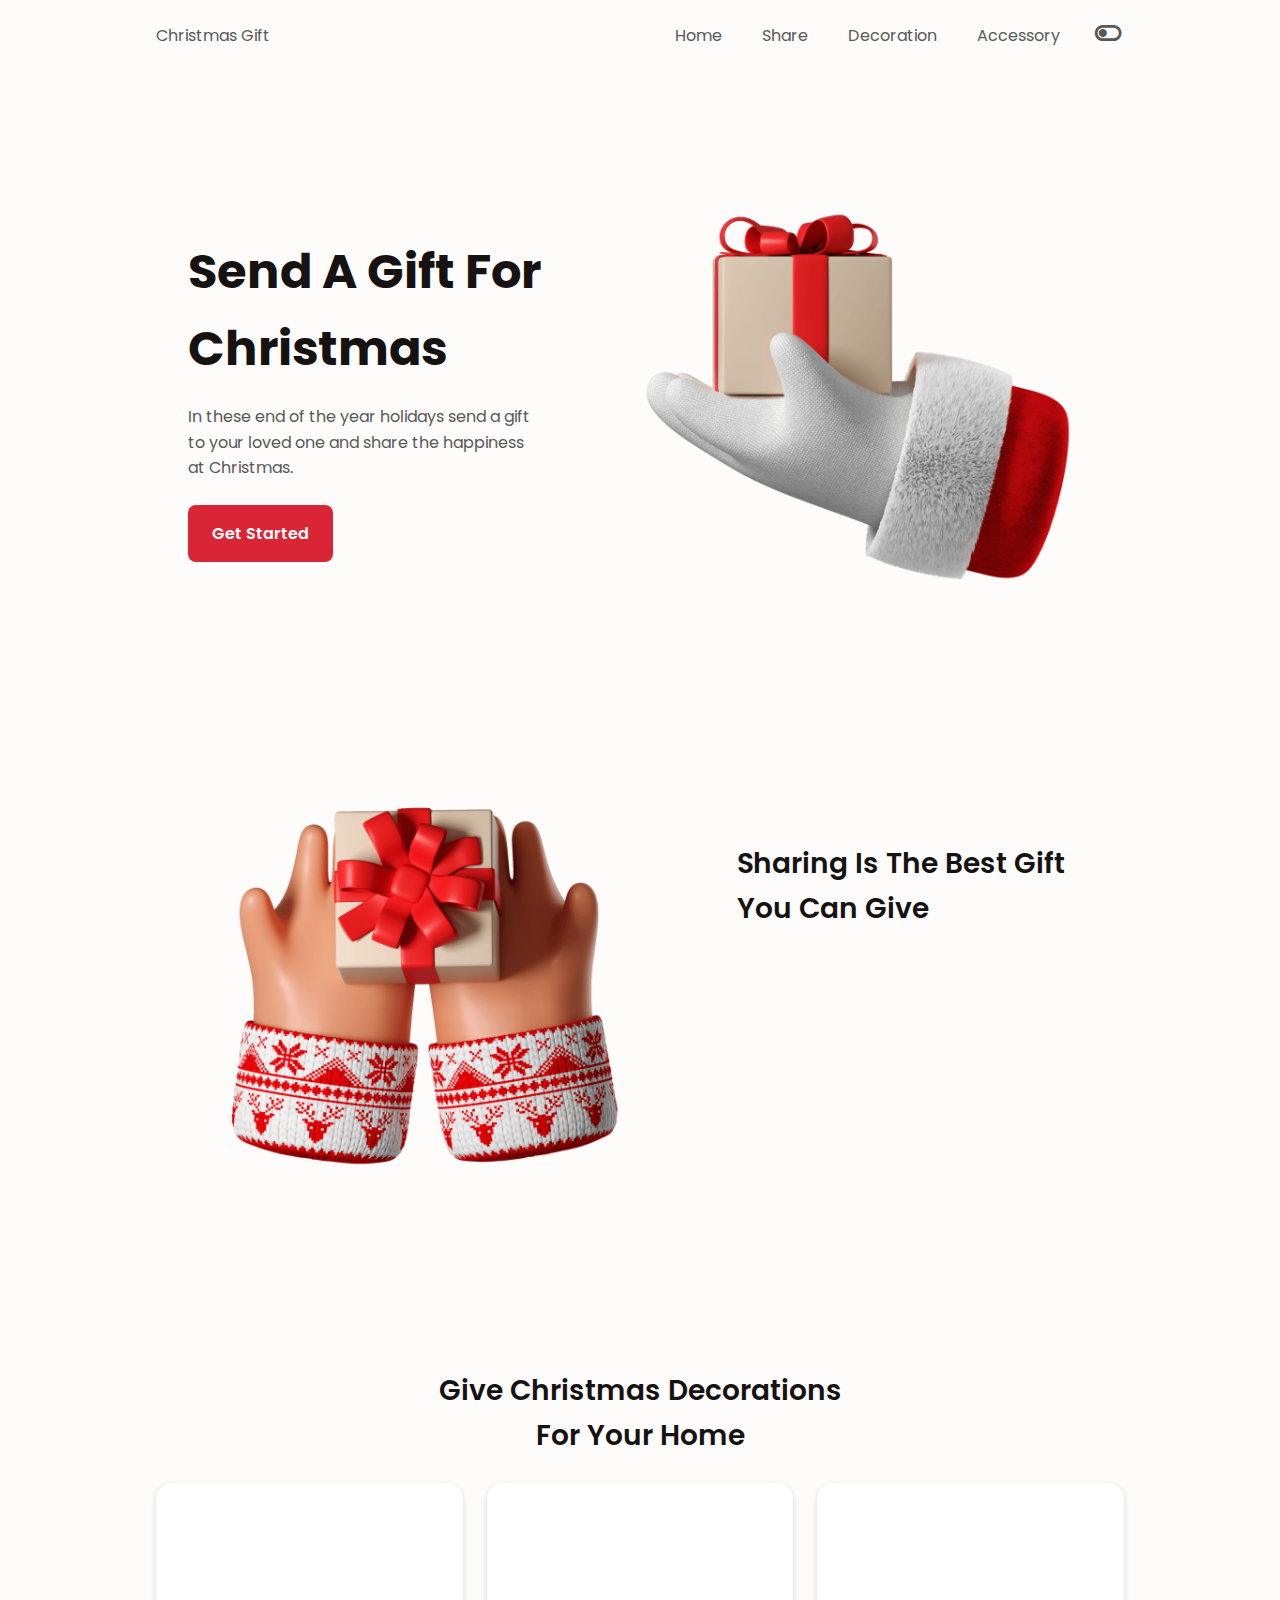
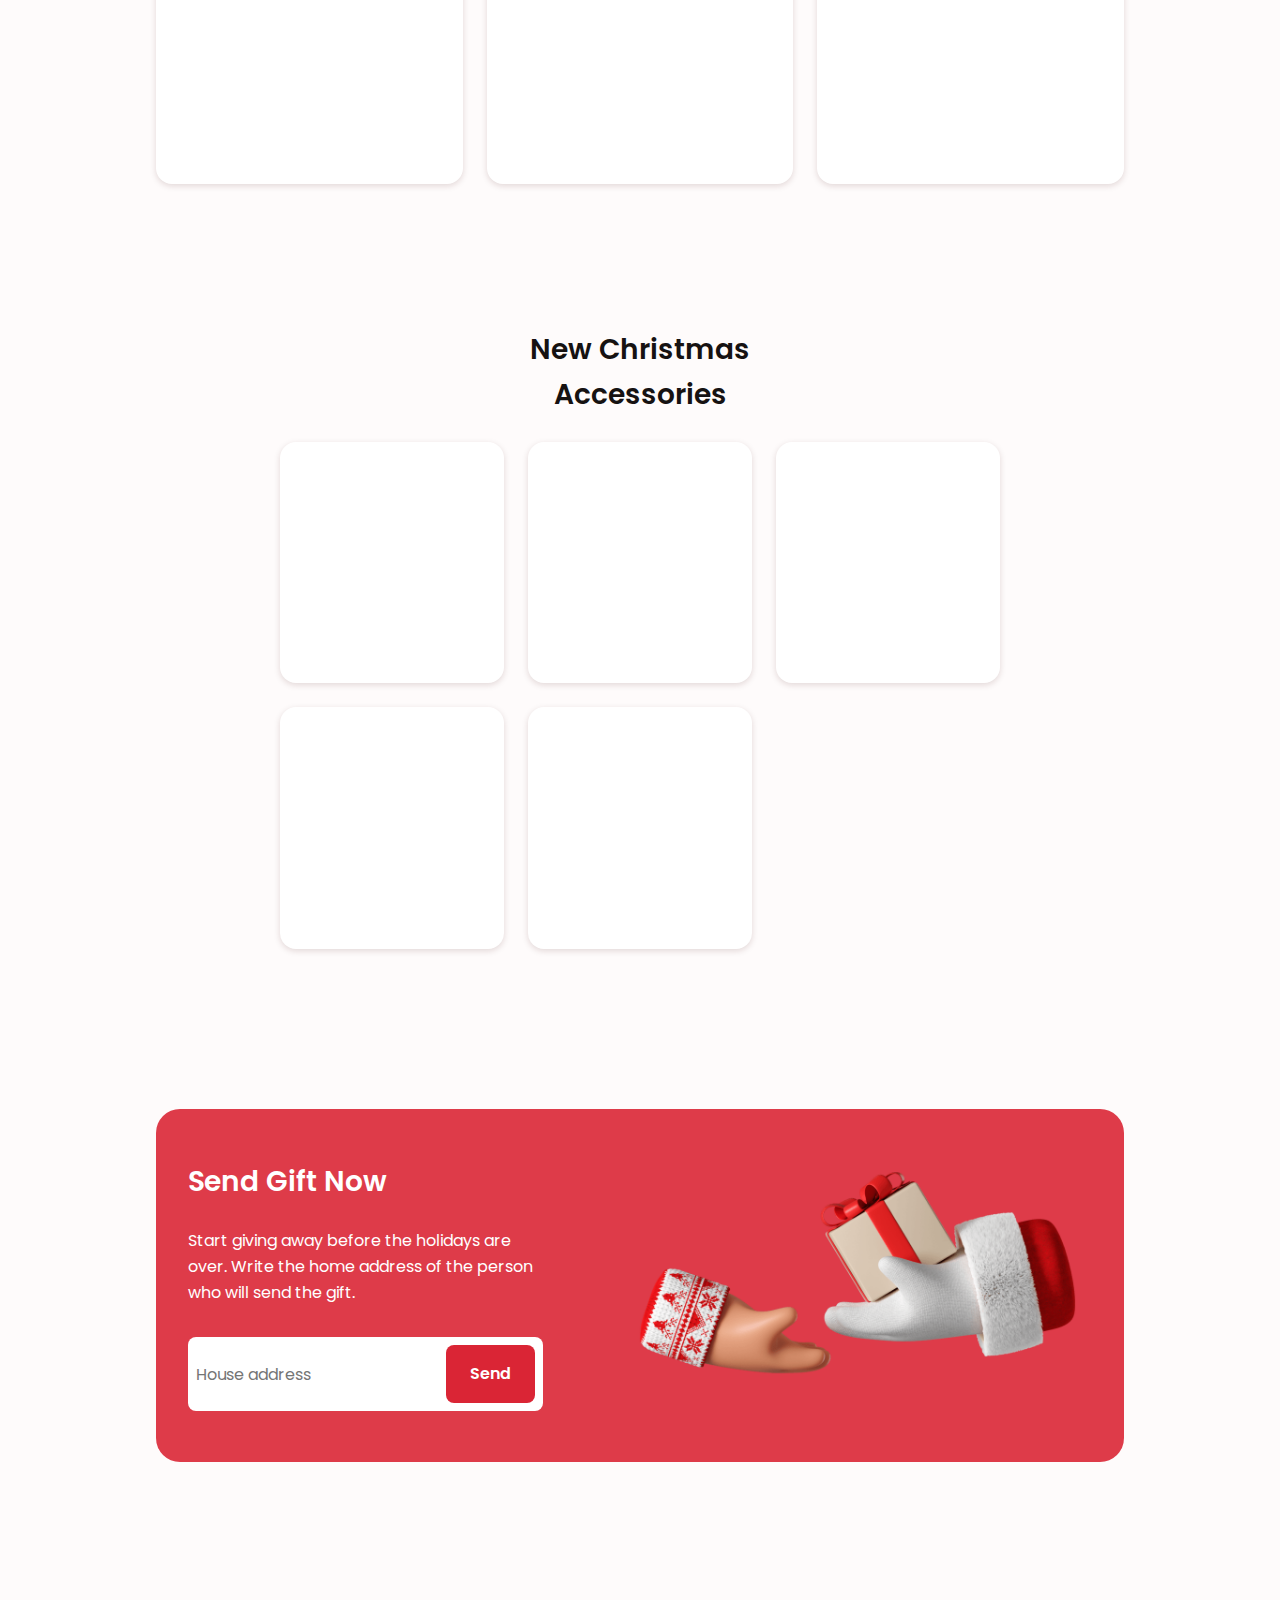
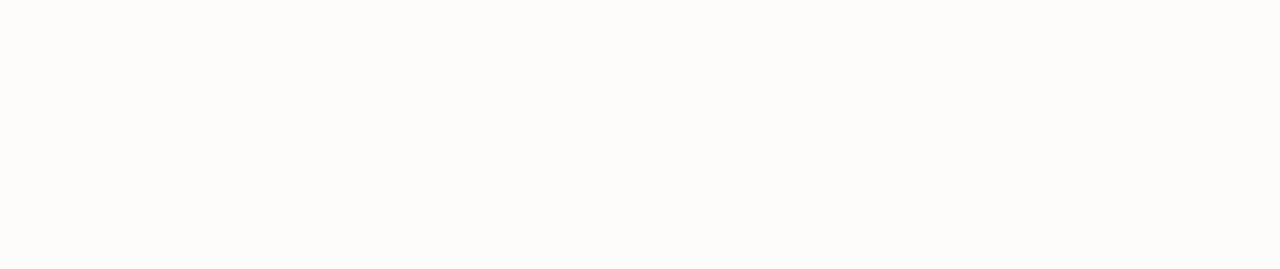
<file: landing-page-christmas/index.html>
<!DOCTYPE html>
<html lang="en">
<head>
    <meta charset="UTF-8">
    <meta name="viewport" content="width=device-width, initial-scale=1.0">
    <!--===== CSS =====-->
    <link rel="stylesheet" href="./assets/css/style.css">
    <!---==== FONT LINK =======-->
    <link href="https://fonts.googleapis.com/css2?family=Poppins:wght@400;600;700&display=swap" rel="stylesheet"> 
    <!---========== BOX ICON LINK =============-->
    <link href='https://unpkg.com/boxicons@2.1.4/css/boxicons.min.css' rel='stylesheet'>
    <!--=========== JAVASCRIPT ========-->
    <script src="./assets/javascript/script.js" defer></script>
    <script src="./assets/javascript/scrollreveal.js" defer></script>
    <title>Christmas Landing Page</title>

</head>
<body>
    <!--================ SCROLL TOP =====================-->
    <a href="#" class="scrolltop" id="scroll-top">
        <i class="bx bx-up-arrow-alt scrolltop__icon"></i>
    </a>
    <!--=================== HEADER =====================-->
    <header class="l-header" id="header">
        <!----------- NAV -------------------->
        <nav class="nav bd-container">
            <a href="#" class="nav__logo">Christmas Gift</a>
            <!---------- nav menu ------------->
            <div class="nav__menu" id="nav-menu">
                <ul class="nav__list">
                    <li class="nav__item">
                        <a href="#home" class="nav__link">Home</a>
                    </li>
                    <li class="nav__item">
                        <a href="#share" class="nav__link">Share</a>
                    </li>
                    <li class="nav__item">
                        <a href="#decoration" class="nav__link">Decoration</a>
                    </li>
                    <li class="nav__item">
                        <a href="#accessory" class="nav__link">Accessory</a>
                    </li>
                    <li>
                        <i class="bx bx-toggle-left change-theme" id="theme-button"></i>
                    </li>
                </ul>
            </div>
            <!-- nav toggle-->
            <div class="nav__toggle" id="nav-toggle">
                <i class="bx bx-grid-alt"></i>
            </div>
        </nav>
    </header>
    <!---============= MAIN ===========================-->
    <main class="l-main" id="main">
        <!---============ HOME =======================-->
        <section class="home" id="home">
            <div class="home__container bd-container bd-grid">
                <div class="home__img">
                    <img src="./assets/images/home.png" class="top_reveal top-reveal-item" alt="">
                </div>
                <div class="home__data">
                    <h1 class="home__title top_reveal top-reveal-item">
                        Send A Gift For Christmas
                    </h1>
                    <p class="home__description top_reveal top-reveal-item">
                        In these end of the year holidays send a gift to your loved one and share the happiness at Christmas.
                    </p>
                    <a href="#" class="button top_reveal top-reveal-item">Get Started</a>
                </div>
            </div>
        </section>
        <!--============== SHARE =====================-->
        <section class="share section bd-container" id="share">
            <div class="share__container bd-grid">
                <div class="share__data">
                    <h2 class="section-title-center right_reveal right-reveal-item">
                        Sharing Is The Best Gift <br> You Can Give
                    </h2>
                    <p class="share__description right_reveal right-reveal-item">
                        Sharing these holidays is the best gift you can give, give a present or share your love with the people you love the most and celebrate with great happiness.
                    </p>
                    <a href="#" class="button right_reveal right-reveal-item">Send a Gift</a>
                </div>
                <div class="share__img">
                    <img src="assets/images/shared.png" class="left_reveal left-reveal-item" alt="">
                </div>
            </div>
        </section>
        <!---============== DECORATION ====================-->
        <section class="decoration section bd-container" id="decoration">
            <h2 class="section-title">
                Give Christmas Decorations <br> For Your Home
            </h2>
            <div class="decoration__container bd-grid">
                <div class="decoration__data">
                    <img src="./assets/images/decoration1.png" alt="" class="decoration__img top_reveal top-reveal-item">
                    <h3 class="decoration__title top_reveal top-reveal-item">Christmas Bells</h3>
                    <a href="#" class="button button-link top_reveal top-reveal-item">Go Shopping</a>
                </div>
                <div class="decoration__data">
                    <img src="./assets/images/decoration2.png" alt="" class="decoration__img top_reveal top-reveal-item">
                    <h3 class="decoration__title top_reveal top-reveal-item">Christmas Candies</h3>
                    <a href="#" class="button button-link top_reveal top-reveal-item">Go Shopping</a>
                </div>
                <div class="decoration__data">
                    <img src="./assets/images/decoration3.png" alt="" class="decoration__img top_reveal top-reveal-item">
                    <h3 class="decoration__title top_reveal top-reveal-item">Christmas Trees</h3>
                    <a href="#" class="button button-link top_reveal top-reveal-item">Go Shopping</a>
                </div>
            </div>
        </section>
        <!--============== ACCESSORIES ===============-->
        <section class="accessory section bd-container" id="accessory">
            <h2 class="section-title">
                New Christmas <br> Accessories
            </h2>
            <div class="accessory__container bd-grid">
                <div class="accessory__content">
                    <img src="./assets/images/accessory1.png" alt="" class="accessory__img top_reveal top-reveal-item">
                    <h3 class="accessory__title top_reveal top-reveal-item">Snow Globe</h3>
                    <span class="accessory__category top_reveal top-reveal-item">Accessory</span>
                    <span class="accessory__price top_reveal top-reveal-item">$9.45</span>
                    <a href="#" class="button accessory__button top_reveal top-reveal-item">
                        <i class="bx bx-heart"></i>
                    </a>
                </div>
                <div class="accessory__content">
                    <img src="./assets/images/accessory2.png" alt="" class="accessory__img top_reveal top-reveal-item">
                    <h3 class="accessory__title top_reveal top-reveal-item">Candy</h3>
                    <span class="accessory__category top_reveal top-reveal-item">Accessory</span>
                    <span class="accessory__price top_reveal top-reveal-item">$2.52</span>
                    <a href="#" class="button accessory__button top_reveal top-reveal-item">
                        <i class="bx bx-heart"></i>
                    </a>
                </div>
                <div class="accessory__content">
                    <img src="./assets/images/accessory3.png" alt="" class="accessory__img top_reveal top-reveal-item">
                    <h3 class="accessory__title top_reveal top-reveal-item">Angel</h3>
                    <span class="accessory__category top_reveal top-reveal-item">Accessory</span>
                    <span class="accessory__price top_reveal top-reveal-item">$13.45</span>
                    <a href="#" class="button accessory__button top_reveal top-reveal-item">
                        <i class="bx bx-heart"></i>
                    </a>
                </div>
                <div class="accessory__content">
                    <img src="./assets/images/accessory4.png" alt="" class="accessory__img top_reveal top-reveal-item">
                    <h3 class="accessory__title top_reveal top-reveal-item">Sphere</h3>
                    <span class="accessory__category top_reveal top-reveal-item">Accessory</span>
                    <span class="accessory__price top_reveal top-reveal-item">$4.25</span>
                    <a href="#" class="button accessory__button top_reveal top-reveal-item">
                        <i class="bx bx-heart"></i>
                    </a>
                </div>
                <div class="accessory__content">
                    <img src="./assets/images/accessory5.png" alt="" class="accessory__img top_reveal top-reveal-item">
                    <h3 class="accessory__title top_reveal top-reveal-item">Surprise gift</h3>
                    <span class="accessory__category top_reveal top-reveal-item">Accessory</span>
                    <span class="accessory__price top_reveal top-reveal-item">$7.99</span>
                    <a href="#" class="button accessory__button top_reveal top-reveal-item">
                        <i class="bx bx-heart"></i>
                    </a>
                </div>
            </div>
        </section>
        <!--============ SEND GIFT =============== -->
        <section class="send section">
            <div class="send__container bd-container bd-grid">
                <div class="send__content">
                    <h2 class="section-title section-title-center send__title">
                        Send Gift Now
                    </h2>
                    <p class="send__description">
                        Start giving away before the holidays are over. Write the home address of the person who will send the gift.
                    </p>
                    <form action="">
                        <div class="send__direction">
                            <input type="text"class="send__input" placeholder="House address">
                            <a href="#" class="button">Send</a>
                        </div>
                    </form>
                </div>
                <div class="send__img">
                    <img src="./assets/images/send.png" alt="">
                </div>
            </div>
        </section>
    </main>
    <!--=========== FOOTER ===================-->
    <footer class="footer section">
        <div class="footer__container bd-container bd-grid">
            <div class="footer__content">
                <h3 class="footer__title top_reveal top-reveal-item">
                    <a href="#" class="footer__logo top_reveal top-reveal-item">
                        Christmas Gift
                    </a>
                </h3>
                <p class="footer__description top_reveal top-reveal-item">
                    I sent a gift and it gives <br> happiness
                </p>
            </div>
            <div class="footer__content">
                <h3 class="footer__title top_reveal top-reveal-item">
                    Our Company
                </h3>
                <ul>
                    <li class="top_reveal top-reveal-item">
                        <a href="#" class="footer__link">Blog</a>
                    </li>
                    <li class="top_reveal top-reveal-item">
                        <a href="#" class="footer__link">About us</a>
                    </li>
                    <li class="top_reveal top-reveal-item">
                        <a href="#" class="footer__link">Our mission</a>
                    </li>
                </ul>
            </div>
            <div class="footer__content">
                <h3 class="footer__title top_reveal top-reveal-item">
                    Social
                </h3>
                <a href="#" class="footer__social">
                    <i class="bx bxl-facebook-circle top_reveal top-reveal-item"></i>
                </a>
                <a href="#" class="footer__social">
                    <i class="bx bxl-twitter top_reveal top-reveal-item"></i>
                </a>
                <a href="#" class="footer__social">
                    <i class="bx bxl-instagram-alt top_reveal top-reveal-item"></i>
                </a>

            </div>
        </div>
        <p class="footer__copy top_reveal top-reveal-item">
            &#169; 2021 Bedimcode. All rights reserved
        </p>
    </footer>
</body>
</html>
</file>
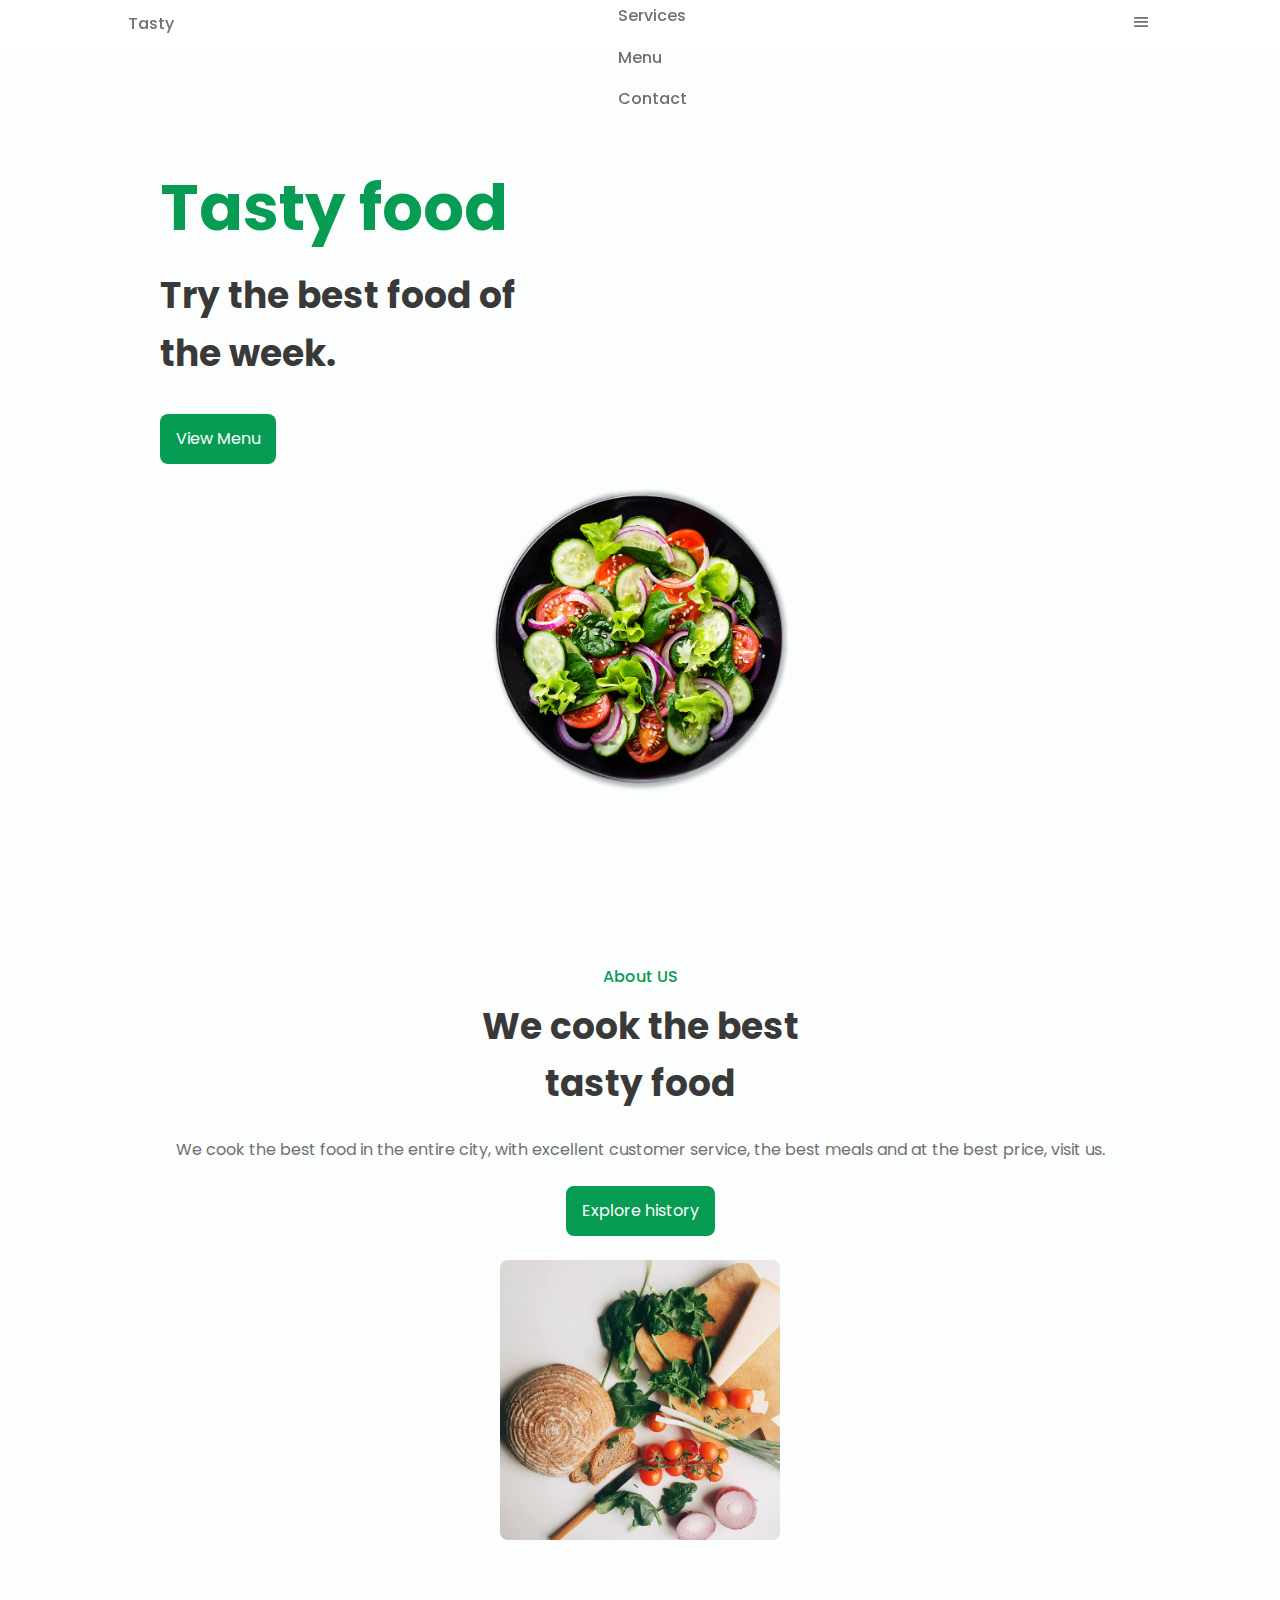
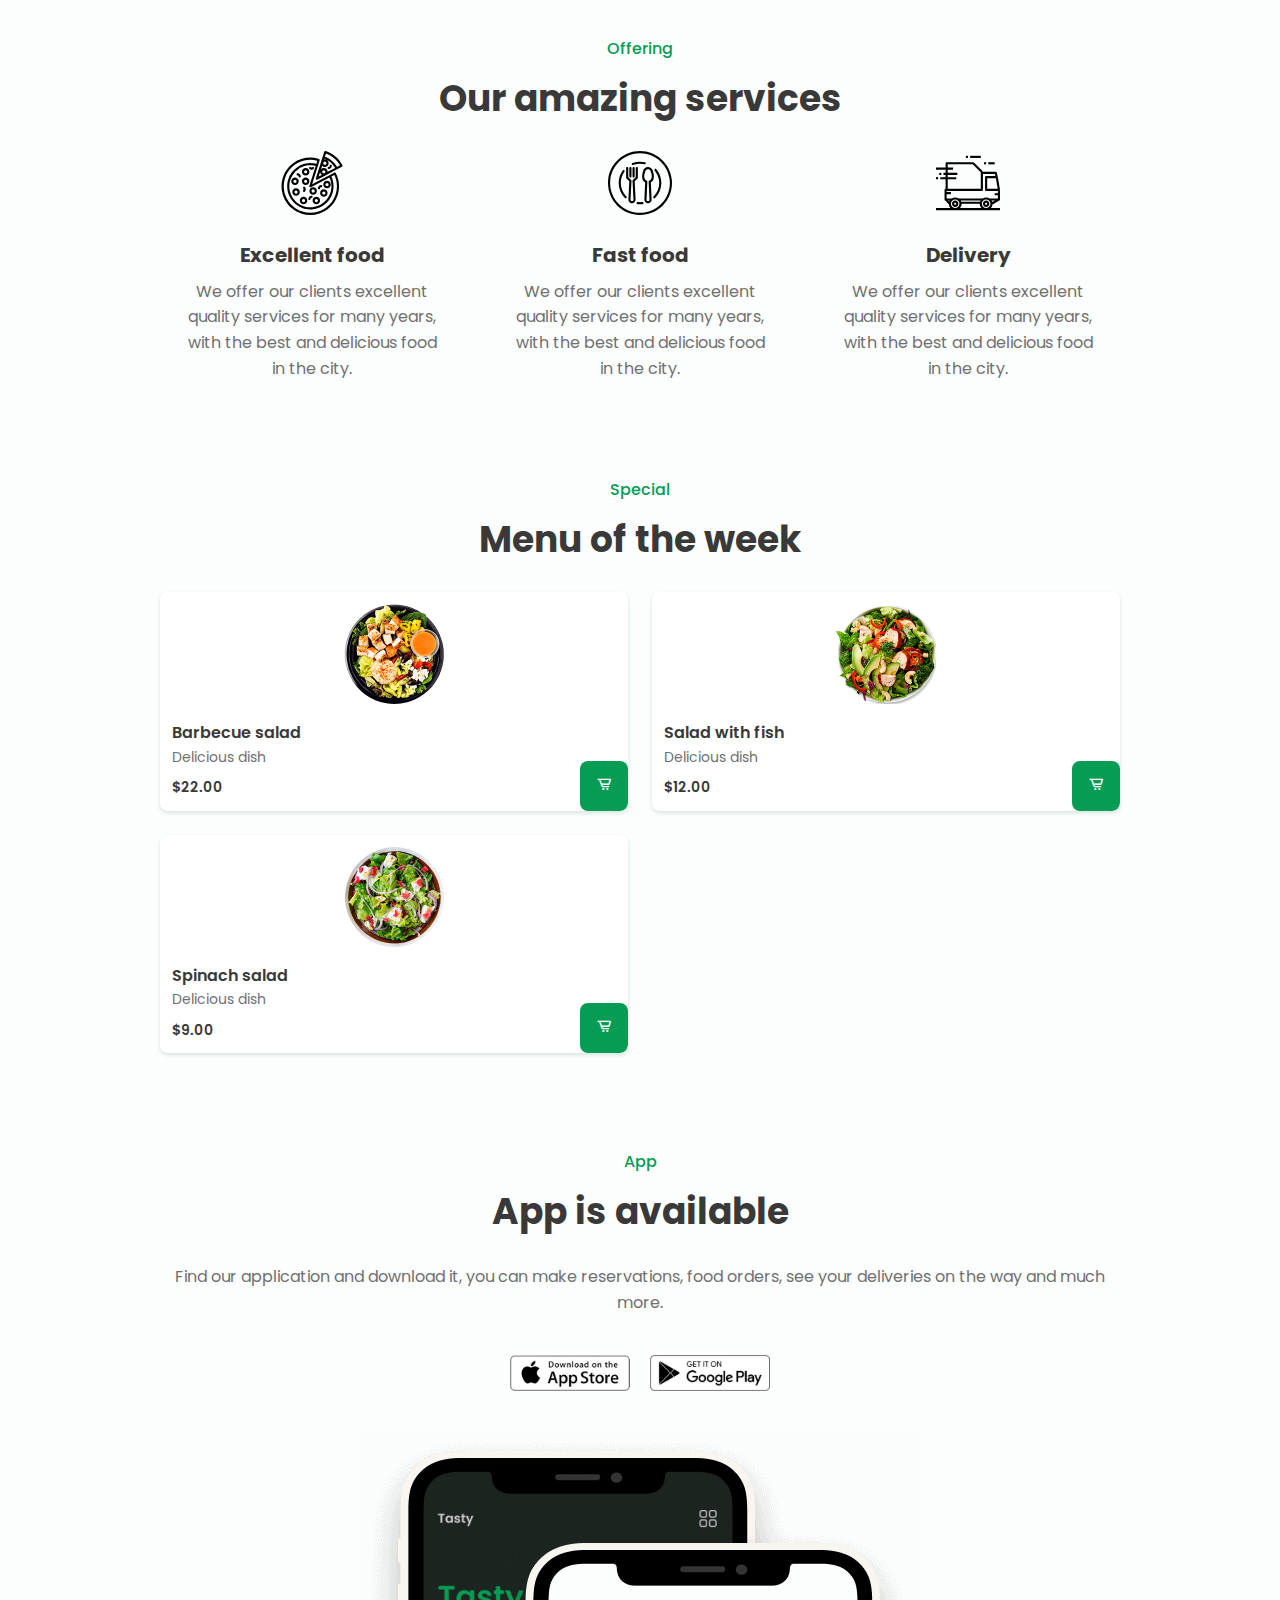
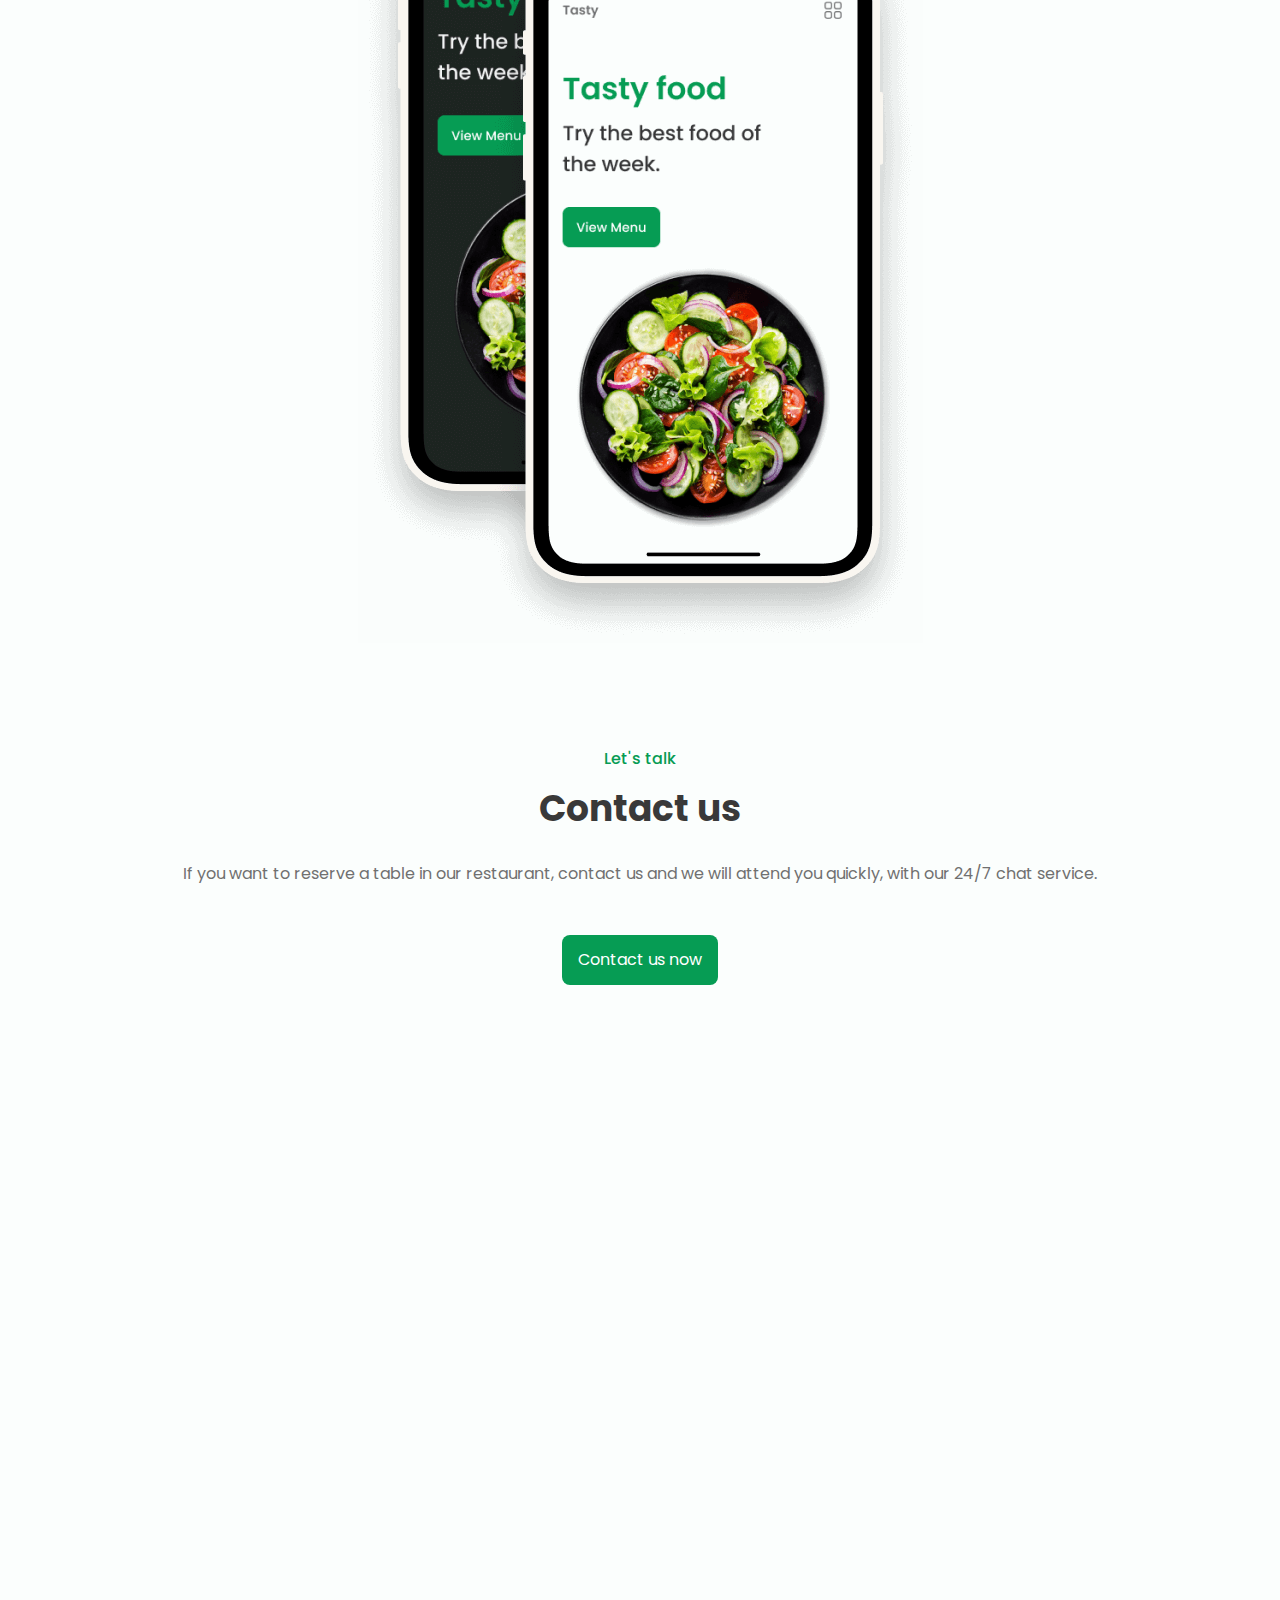
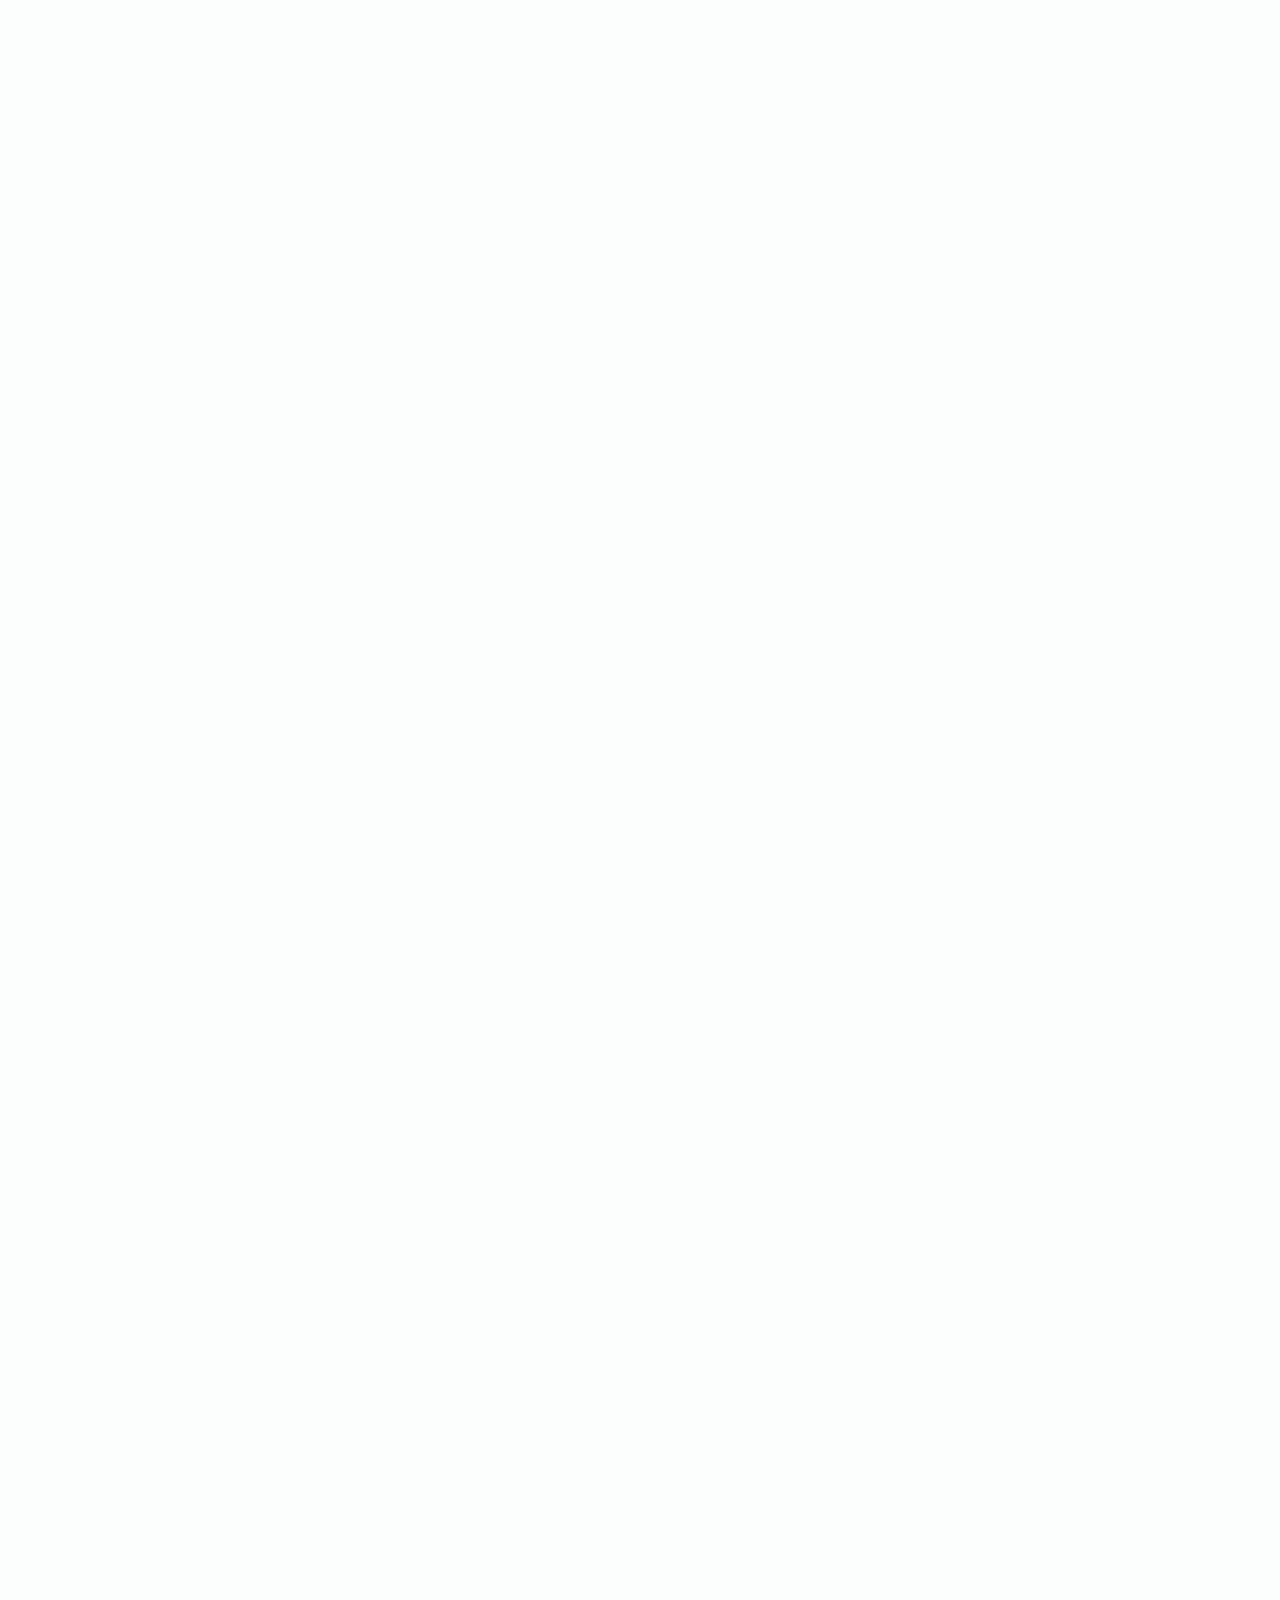
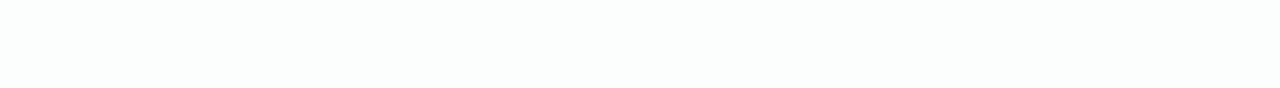
<file: restaurant-website/index.html>
<!DOCTYPE html>
<html lang="en">
<head>
    <meta charset="UTF-8">
    <meta name="viewport" content="width=device-width, initial-scale=1.0">
    <title>Restaurant Website</title>
    <!--=============== CSS ====================-->
    <link rel="stylesheet" href="./assets/css/style.css">
    <!---=============== JAVASCRIPT =====================-->
    <script src="./assets/js/script.js" defer></script>
    <!---============== REMIX ICON =====================-->
    <link href='https://unpkg.com/boxicons@2.1.4/css/boxicons.min.css' rel='stylesheet'>
</head>
<body>
    <!--========== SCROLL TOP =============-->
    <a href="#" class="scrolltop" id="scroll-top">
        <i class="bx bx-chevron-up scrolltop__icon"></i>
    </a>
   <!--============ HEADER ================ -->
    <header class="l-header" id="header">
        <nav class="nav bd-container">
            <a href="#" class="nav__logo">Tasty</a>
            <div class="nav__menu" id="nav-menu">
                <ul class="nav__list">
                    <li class="nav__item">
                        <a href="#home" class="nav__link active-link">Home</a>
                    </li>
                    <li class="nav__item">
                        <a href="#about" class="nav__link">About</a>
                    </li>
                    <li class="nav__item">
                        <a href="#services" class="nav__link">Services</a>
                    </li>
                    <li class="nav__item">
                        <a href="#menu" class="nav__link">Menu</a>
                    </li>
                    <li class="nav__item">
                        <a href="#contact" class="nav__link">Contact</a>
                    </li>
                </ul>
            </div>
            <div class="nav__toggle" id="nav-toggle">
                <i class="bx bx-menu"></i>
            </div>
        </nav>
    </header>
   <!---============= MAIN ==================-->
    <main class="l-main">
        <!---============ HOME ===============-->
        <section class="home" id="home">
            <div class="home__container bd-container bd-grid">
                <div class="home__data">
                    <h1 class="home__title">Tasty food</h1>
                    <h2 class="home__subtitle">Try the best food of <br> the week.</h2>
                    <a href="#" class="button">View Menu</a>
                </div>
                <img src="./assets/img/home.png" alt="" class="home__img">
            </div>
        </section>
        <!--=========== ABOUT ===========-->
        <section class="about section bd-container" id="about">
            <div class="about__container bd-grid">
                <div class="about__data">
                    <span class="section-subtitle">About US</span>
                    <h2 class="section-title">We cook the best <br> tasty food</h2>
                    <p class="about__description">
                        We cook the best food in the entire city, with excellent customer service, the best meals and at the best price, visit us.
                    </p>
                    <a href="#" class="button">Explore history</a>
                </div>
                <img src="./assets/img/about.jpg" alt="about image" class="about__img">
            </div>
        </section>
        <!--========== SERVICES ==========-->
        <section class="services section bd-container" id="services">
            <span class="section-subtitle">Offering</span>
            <h2 class="section-title">Our amazing services</h2>
            <div class="services__container bd-grid">
                <div class="services__content">
                    <img src="./assets/img/pizza.svg" class="services__img">
                    <h3 class="services__title">Excellent food</h3>
                    <p class="services__description">
                        We offer our clients excellent quality services for many years, with the best and delicious food in the city.
                    </p>
                </div>
                <div class="services__content" >
                    <img src="./assets/img/dish.svg" class="services__img">
                    <h3 class="services__title">Fast food</h3>
                    <p class="services__description">
                        We offer our clients excellent quality services for many years, with the best and delicious food in the city.
                    </p>
                </div>
                <div class="services__content">
                    <img src="./assets/img/truck.svg" class="services__img">
                    <h3 class="services__title">Delivery</h3>
                    <p class="services__description">
                        We offer our clients excellent quality services for many years, with the best and delicious food in the city.
                    </p>
                </div>
            </div>
        </section>
        <!--========= CONTACT US=========-->
        <section class="contact section bd-container" id="contact">
            <span class="section-subtitle">Special</span>
            <h2 class="section-title">Menu of the week</h2>
            <div class="menu__container bd-grid">
                <div class="menu__content">
                    <img src="./assets/img/plate1.png" alt="menu image" class="menu__img">
                    <h3 class="menu__name">Barbecue salad</h3>
                    <span class="menu__detail">Delicious dish</span>
                    <span class="menu__price">$22.00</span>
                    <a href="#" class="button menu__button">
                        <i class="bx bx-cart-alt"></i>
                    </a>
                </div>
                <div class="menu__content">
                    <img src="./assets/img/plate2.png" alt="menu image" class="menu__img">
                    <h3 class="menu__name">Salad with fish</h3>
                    <span class="menu__detail">Delicious dish</span>
                    <span class="menu__price">$12.00</span>
                    <a href="#" class="button menu__button">
                        <i class="bx bx-cart-alt"></i>
                    </a>
                </div>
                <div class="menu__content">
                    <img src="./assets/img/plate3.png" alt="menu image" class="menu__img">
                    <h3 class="menu__name">Spinach salad</h3>
                    <span class="menu__detail">Delicious dish</span>
                    <span class="menu__price">$9.00</span>
                    <a href="#" class="button menu__button">
                        <i class="bx bx-cart-alt"></i>
                    </a>
                </div>
            </div>
        </section>
        <!--========== APP ================-->
        <section class="app section bd-container">
            <div class="app__container bd-grid">
                <div class="app__data">
                    <span class="section-subtitle">App</span>
                    <h2 class="section-title">App is available</h2>
                    <p class="app__description">
                        Find our application and download it, you can make reservations, food orders, see your deliveries on the way and much more.
                    </p>
                    <div class="app__stores">
                        <a href="#">
                            <img src="./assets/img/app1.png" alt="" class="app__store">
                        </a>
                        <a href="#">
                            <img src="./assets/img/app2.png" alt="" class="app__store">
                        </a>
                    </div>
                    <img src="./assets/img/movil-app.png" alt="" class="app_img">
                </div>
            </div>
        </section>
        <!--========== CONTACT US ==========-->
        <section class="contact section bd-container" id="contact">
            <div class="contact__container bd-grid">
                <div class="contact__data">
                    <span class="section-subtitle">Let's talk</span>
                    <h2 class="section-title">Contact us</h2>
                    <p class="contact__description">
                        If you want to reserve a table in our restaurant, contact us and we will attend you quickly, with our 24/7 chat service.
                    </p>
                </div>
                <div class="contact__button">
                    <a href="#" class="button">Contact us now</a>
                </div>
            </div>
        </section>
    </main>
   <!--========== FOOTER ====================-->
    <footer class="footer section bd-container"></footer>

    <br><br><br><br><br><br><br><br><br><br><br><br><br><br><br>
    <br><br><br><br><br><br><br><br><br><br>
    <br><br><br><br><br><br><br><br><br><br><br><br><br><br><br><br><br><br><br><br><br><br><br><br><br><br><br><br><br><br>
    <br><br><br><br><br><br><br><br><br><br><br><br><br><br><br><br><br><br><br><br><br><br><br><br><br><br><br><br><br><br>
</body>
</html>
</file>
<file: restaurant-website/assets/css/style.css>
@import url('https://fonts.googleapis.com/css2?family=Poppins:wght@400;500;600&display=swap');

/* =========== VARIABLES CSS ============*/
:root 
{
    --header-height: 3rem;
    /* ============== colors ============== */
    --first-color: #069c54;
    --first-color-alt: #048654;
    --title-color: #393939;
    --text-color: #707070;
    --text-color-light: #a6a6a6;
    --body-color: #fbfefd;
    --container-color: #ffffff;
    /* ========== font and typography ====*/
    --body-font: "Poppins", sans-serif;
    --biggest-font-size: 2.25rem;
    --h1-font-size: 1.5rem;
    --h2-font-size: 1.25rem;
    --h3-font-size: 1rem;
    --normal-font-size: .938rem;
    --small-font-size: 0.813rem;
    --smaller-font-size: .75rem;
    /* ======== FONT WEIGHT ===========*/
    --font-medium: 500;
    --font-semi-bold: 600;
    /* ====== MARGINS ============*/
    --mb-1: .5rem;
    --mb-2: 1rem;
    --mb-3: 1.5rem;
    --mb-4: 2rem;
    --mb-5: 2.5rem;
    --mb-6: 3rem;
    /* ======== z index =========*/
    --z-tooltip: 10;
    --z-fixed: 100;
}

/* ============== RESPONSIVE TYPOGRAPHY ============*/
@media screen and (min-width: 768px)
{
    :root {
        --biggest-font-size: 4rem;
        --h1-font-size: 2.25rem;
        --h2-font-size: 1.5rem;
        --h3-font-size: 1.25rem;
        --normal-font-size: 1rem;
        --small-font-size: .875rem;
        --smaller-font-size: 0.813rem;
    }
}

/* ======= BASE ========*/
*,
*::after,
*::before 
{
    box-sizing: border-box;
    padding: 0;
    margin: 0;
}
html 
{
    scroll-behavior: smooth;
}
body 
{
    margin-block-start: var(--header-height);
    font-family: var(--body-font);
    font-size: var(--normal-font-size);
    background-color: var(--body-color);
    color: var(--text-color);
    line-height: 1.6;
    
}
ul 
{
    list-style: none;
}
a {text-decoration: none;}
img{
    max-inline-size: 100%;
    block-size: auto;
}

/* ========== CLASS CSS ================*/
.section 
{
    padding-block: 4rem 2rem;
}
.section-title,
.section-subtitle 
{
    text-align: center;
}
.section-title 
{
    font-size: var(--h1-font-size);
    color: var(--title-color);
    margin-block-end: var(--mb-3);
}
.section-subtitle 
{
    display: block;
    color: var(--first-color);
    font-weight: var(--font-medium);
    margin-block-end: var(--mb-1);
}

/*=========== LAYOUT ============*/
.bd-container 
{
    max-inline-size: 960px;
    inline-size: calc(100% - 2rem);
    margin-inline: auto;
   
}
.bd-grid
{
    display: grid;
    gap: 1.5rem;
}
.l-header 
{
    inline-size: 100%;
    background-color: var(--container-color);
    position: fixed;
    inset-block-start: 0;
    inset-inline-start: 0;
    z-index: var(--z-fixed);
}
.nav 
{
    max-inline-size: 1024px;
    block-size: var(--header-height);
    display: flex;
    align-items: center;
    justify-content: space-between;
}
@media screen and (max-width: 768px)
{
    .nav__menu 
    {
        position: fixed;
        inset-block-start: -100%;
        inset-inline-start: 0;
        inline-size: 100%;
        border-radius: 0.85rem;
        padding-block: 1.5rem 1rem;
        background-color: var(--body-color);
        text-align: center;
        transition: .4s;
        box-shadow: 0 4px 4px rgba(0, 0, 0, .1);
        z-index: var(--z-fixed);
    }
}
.nav__item 
{
    margin-block-end: var(--mb-2);
}
.nav__link,
.nav__logo,
.nav__toggle
{
    color: var(--text-color);
    font-weight: var(--font-medium);
}
.nav__logo:hover 
{
    color: var(--first-color);
}
.nav__link
{
    transition: .3s;
}
.nav__link:hover 
{
    color: var(--first-color);
}
.nav__toggle 
{
    font-size: 1.3rem;
    cursor: pointer;
}

/* =============== HOME ======================*/

.home__container
{
    block-size: calc(100vh - var(--header-height));
    align-content: center;
}

.home__title 
{
    font-size: var(--biggest-font-size);
    color: var(--first-color);
    margin-block-end: var(--mb-1);
}
.home__subtitle 
{
    font-size: var(--h1-font-size);
    color: var(--title-color);
    margin-block-end: var(--mb-4);
}
.home__img 
{
    inline-size: 300px;
    justify-self: center;
}
/* ============ ABOUT ================*/

.about__data
{
    text-align: center;
}
.about__description
{
    margin-block-end: var(--mb-3);
}
.about__img 
{
    inline-size: 280px;
    border-radius: .5rem;
    justify-self: center;

}
/*=============== SERVICES ===========*/
.services__container 
{
    grid-template-columns: repeat(auto-fit, minmax(220px, 1fr));
    row-gap: 2.5rem;
}
.services__content 
{
    text-align: center;
}
.services__img 
{
    inline-size: 64px;
    aspect-ratio:  1 / 1;
    fill: var(--first-color);
    margin-block-end: var(--mb-2);
}
.services__title 
{
    font-size: var(--h3-font-size);
    color: var(--title-color);
    margin-block-end: var(--mb-1);
}
.services__description
{
    padding-inline: 1.5rem;
}

/* ========== MENU ===============*/
.menu__container
{
    grid-template-columns: repeat(2, 1fr);
    justify-content: center;
}
.menu__content 
{
    position: relative;
    display: flex;
    overflow: hidden;
    flex-direction: column;
    background-color: var(--container-color);
    border-radius: .5rem;
    box-shadow: 0 2px 4px rgba(3, 74, 40, .15);
    padding: .75rem;
}
.menu__img 
{
    inline-size: 100px;
    align-self: center;
    margin-block-end: var(--mb-2);
}
.menu__name, .menu__price 
{
    font-weight: var(--font-semi-bold);
    color: var(--title-color);
}
.menu__name 
{
    font-size: var(--normal-font-size);
}
.menu__detail,
.menu__price 
{
    font-size: var(--small-font-size);
}
.menu__detail 
{
    margin-block-end: var(--mb-1);
}
.menu__button 
{
    position: absolute;
    inset-block-end: 0;
    inset-inline-end: 0;
    display: flex;
    padding: .625rem .813rem; 
    border-top-left-radius: 0.5rem;
    border-end-end-radius: 0.5rem;
}

/* ============= APP ====================*/
.app__data
{
    text-align: center;
}
.app__description
{
    margin-block-end: var(--mb-5);
}
.app__stores 
{
    margin-block-end: var(--mb-4);
}
.app__store
{
    inline-size: 120px;
    margin: 0 var(--mb-1);
}
.app__img 
{
    inline-size: 230px;
    justify-self: center;
}

/* =========== CONTACT ================== */
.contact__container 
{
    text-align: center;
}
.contact__description
{
    margin-block-end: var(--mb-3);
}













/* ========= SCROLL TOP ============*/
.scrolltop 
{
    position: fixed;
    inset-inline-end: 1rem;
    inset-block-end: -50%;
    display: flex;
    justify-content: center;
    align-items: center;
    padding: .4rem;
    background: rgba(6, 156, 84, .5);
    border-radius: .4rem;
    z-index: var(--z-tooltip);
    visibility: hidden;
    transition: 0.5s;
   

}
/* ========= button ==========*/
.button 
{
    display: inline-block;
    background-color: var(--first-color);
    color: #fff;
    padding: .75rem 1rem;
    border-radius: .5rem;
    transition: .3s;
}
.scrolltop:hover 
{
    background-color: var(--first-color-alt);
}
.scrolltop__icon 
{
    font-size: 1.8rem;
    color: var(--body-color);
}



/* ========= JS CLASSES ==============*/
.show-menu 
{
    inset-block-start: var(--header-height);
}
.active-link 
{
    color: var(--first-color);
}
.scroll-header 
{
    transition: 0.4s;
    box-shadow: 0 2px 4px rgba(0, 0, 0, .1);
}
.scroll-top 
{
    visibility: visible;
    inset-block-end: 1.5rem;
}
</file>
<file: landing-page-christmas/assets/css/style.css>
/* ========= CSS RESET =============*/

html 
{
    scroll-behavior: smooth;
    box-sizing: border-box;
}
*,*::after, *::before
{
    box-sizing: inherit;
    margin: 0;
    padding: 0;
}
a{text-decoration: none; color: inherit;}
li{list-style: none;}
img{max-width: 100%; height: auto;}
/* =============== CSS VARIABLES ================ */
:root 
{
    --header-height: 3rem;
    /* ---------- color ---------*/
    --first-color: #DA2535;
    --first-color-alt: #C42130; 
    --first-color-send: #DE3B49;
    --title-color: #161212;
    --text-color: #5B5757;
    --text-color-light: #8F8A8A;
    --body-color: #FEFBFB;
    --container-color: #FFF;
    /* ---------- font and typography ---------------*/
    --body-font: 'Poppins', sans-serif;
    --biggest-font-size: 2rem;
    --h2-font-size: 1.25rem;
    --h3-font-size: 1.125rem;
    --normal-font-size: .938rem;
    --small-font-size: .813rem;
    /* --------- font weight -----------------*/
    --font-semi-bold: 600;
    --font-bold: 700;
    /* --------- margin -----------------*/
    --mb-1: .5rem;
    --mb-2: 1rem;
    --mb-3: 1.5rem;
    --mb-4: 2rem;
    --mb-5: 2.5rem;
    --mb-6: 3rem;
    --mb-nav-link: var(--mb-3);
    /* ------------ padding --------------*/
    --section-padding: 4rem 0 2rem;
    --padding-0: 0.25rem;
    --padding-1: 0.5rem;
    --padding-2: 1rem;
    --padding-3: 1.5rem;
    --padding-4: 2rem;
    --padding-5: 2.5rem;
    --padding-nav-menu: 2.5rem 0 0;
    /* ---------- line height ----------*/
    --line-height: 1.6;
    /* ---------- z index ------------*/
    --z-tooltip: 10;
    --z-fixed: 100;
    /* ----------- transition ----------*/
    --nav-menu-transition: 0.4s;
    /* ------------ box shadow ----------*/
    --bs-nav-menu: 0 0 4px rgba(0, 0, 0, .1);
    /* ----------- border radius ---------------*/
    --br-nav-menu: 2rem;
}

/* ============= VARIABLES DARK THEME ================= */
body.dark-theme
{
    --first-color-send: #161212;
    --title-color: #f3f1f1;
    --text-color: #d1c7c8;
    --text-color-light: #251d1e;
    --body-color: #302728;
}
/* ============ BUTTON DARK/LIGHT ===================*/
.change-theme 
{
    position: absolute;
    right: 1.5rem;
    top: 2.2rem;
    display: flex;
    font-size: 2rem;
    cursor: pointer;
}
/* --------- UTILITY AND LAYOUT CLASS ------------------*/
.section 
{
    padding: var(--section-padding);
}
.section-title,
.section-title-center 
{
    font-size: var(--h2-font-size);
    color: var(--title-color);
    text-align: center;
    margin-block-end: var(--mb-3);
}

/* ------ layout ----------- */
.l-main 
{
    overflow: hidden;
}
.bd-container 
{
    max-width: 968px;
    width: calc(100% - var(--mb-3) * 2);
    margin-inline: var(--mb-3);
    margin-inline: auto;
    
}
.bd-grid 
{
    display: grid;
    gap: 1.5rem;
}
.l-header 
{
    width: 100%;
    position: fixed;
    top: 0;
    left: 0;
    z-index: var(--z-fixed);
    background-color: var(--body-color);
}
/* ------- body --------------- */
body 
{
    margin: var(--header-height) 0 0 0;
    font-family: var(--body-font);
    font-size: var(--normal-font-size);
    background-color: var(--body-color);
    color: var(--text-color);
    line-height: var(--line-height);
}
h1,
h2,
h3
{
    font-weight: var(--font-semi-bold);
    color: var(--title-color);
}

/* ========== NAV ============== */


.nav 
{
    block-size: var(--header-height);
    display: flex;
    justify-content: space-between;
    align-items: center;
}
.nav__logo:hover,
.nav__link:hover 
{
    color: var(--first-color);
}

/* =========== HOME =======================*/
.home__container 
{
    row-gap: .5rem;
}
.home__img 
{
    width: 280px;
    justify-self: center;
}
.home__title 
{
    font-size: var(--biggest-font-size);
    font-weight: var(--font-bold);
    margin-block-end: var(--mb-2);
}
.home__description
{
    margin-block-end: var(--mb-3);
}
/* =========== BUTTONS ================*/
.button
{
    display: inline-block;
    background-color: var(--first-color);
    color: #fff;
    padding: var(--padding-2) var(--padding-3);
    border-radius: .5rem;
    font-weight: var(--font-semi-bold);
    transition: .3s;
}
.button:hover
{
    background-color: var(--first-color-alt);
}
.button-link 
{
    background: none;
    padding: 0;
    color: var(--first-color);
}
.button-link:hover
{
    background-color: transparent;
    color: var(--first-color-alt);
}


/* ================== SHARE ==============================*/
.share__data 
{
    text-align: center;
}
.share__description 
{
    margin-block-end: var(--mb-2);
}
.share__img 
{
    inline-size: 280px;
    justify-self: center;
}
/* ============== DECORATION ======================*/

.decoration__container 
{
    grid-template-columns: repeat(auto-fit, minmax(220px, 1fr));
}
.decoration__data 
{
    text-align: center;
    padding: var(--padding-2) var(--padding-2) var(--padding-4);
    background-color: var(--container-color);
    box-shadow: 0 2px 6px rgba(65, 11, 16, .15);
    border-radius: 1rem;
}
.decoration__data:hover 
{
    box-shadow: 0 3px 12px rgba(65, 11, 16, .15);
}
.decoration__img 
{
    width: 180px;   
}
.decoration__title 
{
    font-size: var(--h3-font-size);
    margin-block-end: var(--mb-1);
}
/* ================ ACCESSORY =====================*/

.accessory__container 
{
    grid-template-columns: repeat(2, 1fr);
    padding-block-end: var(--padding-2);
}
.accessory__content
{
    position: relative;
    display: grid;
    padding: .25rem .75rem .75rem;
    background-color: var(--container-color);
    box-shadow: 0 2px 6px rgba(65, 11, 16, .15);
    border-radius: 1rem;
}
.accessory__content:hover
{
    box-shadow: 0 3px 12px rgba(65, 11, 16, .15);
}
.accessory__img 
{
    width: 110px;
    justify-self: center;
    margin-block-end: .25rem;

}
.accessory__title,
.accessory__category
{
    text-align: center;
}
.accessory__title 
{
    font-size: var(--normal-font-size);
}

.accessory__category
{
    font-size: var(--small-font-size);
    margin-block-end: var(--mb-1);
    color: var(--text-color-light);
}
body.dark-theme .accessory__title,
body.dark-theme .accessory__price,
body.dark-theme .decoration__title 
{
    color: #333;
}
.accessory__price
{
    font-weight: var(--font-semi-bold);
    color: var(--title-color);
}
.accessory__button 
{
    position: absolute;
    bottom: 0;
    right: 0;
    display: flex;
    font-size: 1.25rem;
    padding: .5rem .625rem;
    border-start-start-radius: 1rem;
    border-end-end-radius: 1rem;
}
/* =============== SEND =======================*/
.send
{
    background-color: var(--first-color-send);
}
.send__title,
.send__description
{
    color: #fff;
}
.send__description
{
    text-align: center;
    margin-block-end: var(--mb-4);
}
.send__direction
{
    display: flex;
    background-color: #fff;
    padding: .5rem;
    border-radius: .5rem;
}
.send__input 
{
    width: 90%;
    outline: none;
    border: none;
    font-size: var(--normal-font-size);
    font-family: var(--body-font);
}
.send__input::placeholder
{
    font-family: var(--body-font);
}
.send__img 
{
    width: 280px;
    justify-self: center;
}
/* =================== FOOTER =====================*/
.footer__container 
{
    grid-template-columns: repeat(auto-fit, minmax(220px, 1fr));
}
.footer__logo 
{
    color: var(--title-color);
}
.footer__logo,
.footer__title 
{
    font-size: var(--h3-font-size);
}
.footer__link 
{
    display: inline-block;
    margin-block-end: .75rem;
    color: var(--text-color);
}
.footer__link:hover
{
    color: var(--first-color);
}
.footer__social 
{
    font-size: 1.5rem;
    color: var(--title-color);
    margin-inline-end: var(--mb-3);
}
.footer__social:hover
{
    color: var(--first-color);
}
.footer__copy 
{
    text-align: center;
    font-size: var(--small-font-size);
    margin-block-start: 4rem;
}

/* ================ MEDIA QUERY ==================*/
@media screen and (max-width: 768px)
{
    .nav__menu 
    {
        position: fixed;
        top: -100%;
        left: 0;
        right: 0;
        width: 90%;
        margin-inline: auto;
        padding: var(--padding-nav-menu);
        transition: var(--nav-menu-transition);
        box-shadow: var(--bs-nav-menu);
        border-radius: var(--br-nav-menu);
        z-index: var(--z-fixed);
        background-color: var(--body-color);
        text-align: center;
    }
    .nav__item 
    {
        margin-block-end: var(--mb-nav-link);
    }
    .nav__link,
    .nav__logo,
    .nav__toggle
    {
        color: var(--title-color);
        font-weight: var(--font-semi-bold);
    }
    .nav__logo:hover 
    {
        color: var(--first-color);
    }
    .nav__link 
    {
        transition: 0.3s;
    }
    .nav__link:hover 
    {
        color: var(--first-color);
    }
    .nav__toggle 
    {
        font-size: 1.3rem;
        cursor: pointer;
    }
}
@media screen and (min-width: 968px)
{
    :root
    {
        --biggest-font-size: 3rem;
        --h2-font-size: 1.75rem;
        --h3-font-size: 1.25rem;
        --normal-font-size: 1rem;
        --small-font-size: .875rem;
    }
}

/* ------------ responsive media queries -------- */

/* for full-screen images on small screen */
@media screen and (max-width: 359px)
{
    .home__img,
    .share__img,
    .send__img
    {
        width: 100%;
    }
}


@media screen and (min-width: 576px)
{
    .home__container,
    .share__container,
    .send__container
    {

        grid-template-columns: repeat(2, 1fr);
        align-items: center;
    }
    .section-title-center,
    .share__data,
    .send__description
    {
        text-align: initial;
    }
    .home__container {
        padding: 5rem 0 0;
    }
    .home__img 
    {
        order: 1;
    }
    .share__img 
    {
        order: -1;
    }
    .home__img,
    .share__img,
    .send__img 
    {
        width: 100%;
    }
}

@media screen and (min-width: 768px)
{
    .section 
    {
        --section-padding: 7rem 0 2rem;
    }
    .nav 
    {
        height: calc(var(--header-height) + 1.5rem);
    }
    .nav__list 
    {
        display: flex;
        align-items: center;
    }
    .nav__item 
    {
        margin-inline-start: var(--mb-5);
        margin-block-end: 0;
    }
    .nav__toggle 
    {
        display: none;
    }
    .home__container 
    {
        padding: 7rem 2rem 0;
    }
    .change-theme
    {
        position: initial;
        margin-inline-start: var(--mb-4);
    }
    .share__container 
    {
        padding: 0 2rem;
    }
    .accessory__container 
    {
        grid-template-columns: repeat(3, 224px);
        justify-content: center;
    }
    .accessory__content 
    {
        padding: .5rem 1.5rem 1.5rem;
    }
    .accessory__img 
    {
        width: 120px;
        margin-block-end: var(--mb-1);
    }
    .accessory__button
    {
        padding: .75rem;
    }
    .send 
    {
        background: none;
    }
    .send__container 
    {
        background-color: var(--first-color-send);
        padding: 2rem;
        border-radius: 1.5rem;
    }
}


@media screen and (min-width: 968px)
{
    .bd-container 
    {
        margin-inline: auto;
    }
    .home__img,
    .share__img,
    .send__img 
    {
        width: 469px;
    }
    .home__container,
    .share__container,
    .send__container
    {
        column-gap: 5rem;
    }
}
/* ------ JAVASCRIPT CLASS --------------*/
.show-menu 
{
    top: calc(var(--header-height) + 1rem);
}
.active-link 
{
    position: relative;
}
.active-link::before 
{
    content:'';
    position: absolute;
    bottom: -.75rem;
    left: 45%;
    width: 5px;
    height: 5px;
    background-color: var(--title-color);
    border-radius: 50%;
}
.scroll-header
{
    box-shadow: 0 1px 4px rgba(0, 0, 0, .1);
}
/* ======== scroll top ===========*/
.scrolltop 
{
    position: fixed;
    right: 1rem;
    bottom: 20%;
    display: flex;
    justify-content: center;
    align-items: center;
    padding: .3rem;
    background-color: rgba(218, 37, 53, .5);
    border-radius: .4rem;
    z-index: var(--z-tooltip);
    visibility: hidden;
}
.scrolltop:hover 
{
    background-color: var(--first-color);
}
.scrolltop__icon 
{
    font-size: 1.5rem;
    color: var(--body-color);
}
.show-scroll 
{
    visibility: visible;
    bottom: 1.5rem;
}

/* ================ SCROLL REVEAL ================= */

.home__img,
.home__data,
.share__img,
.share__data,
.decoration__data,
.accessory__content,
.footer__content
{
    overflow: hidden;
}
.top_reveal,
.left_reveal,
.right_reveal 
{
    transition: 900ms ease;
    opacity: 0;
    visibility: hidden;
    pointer-events: null;
}
.top_reveal
{
    transform: translateY(-60%);
}
.left_reveal 
{
    transition: 740ms linear;
    transform: translateX(-30%);
}
.right_reveal 
{
    transform: translateX(40%);
}
.top_reveal.active,
.left_reveal.active,
.right_reveal.active 
{
    transform: translateY(0);
    opacity: 1;
    visibility: visible;
    pointer-events: all;
}
</file>
